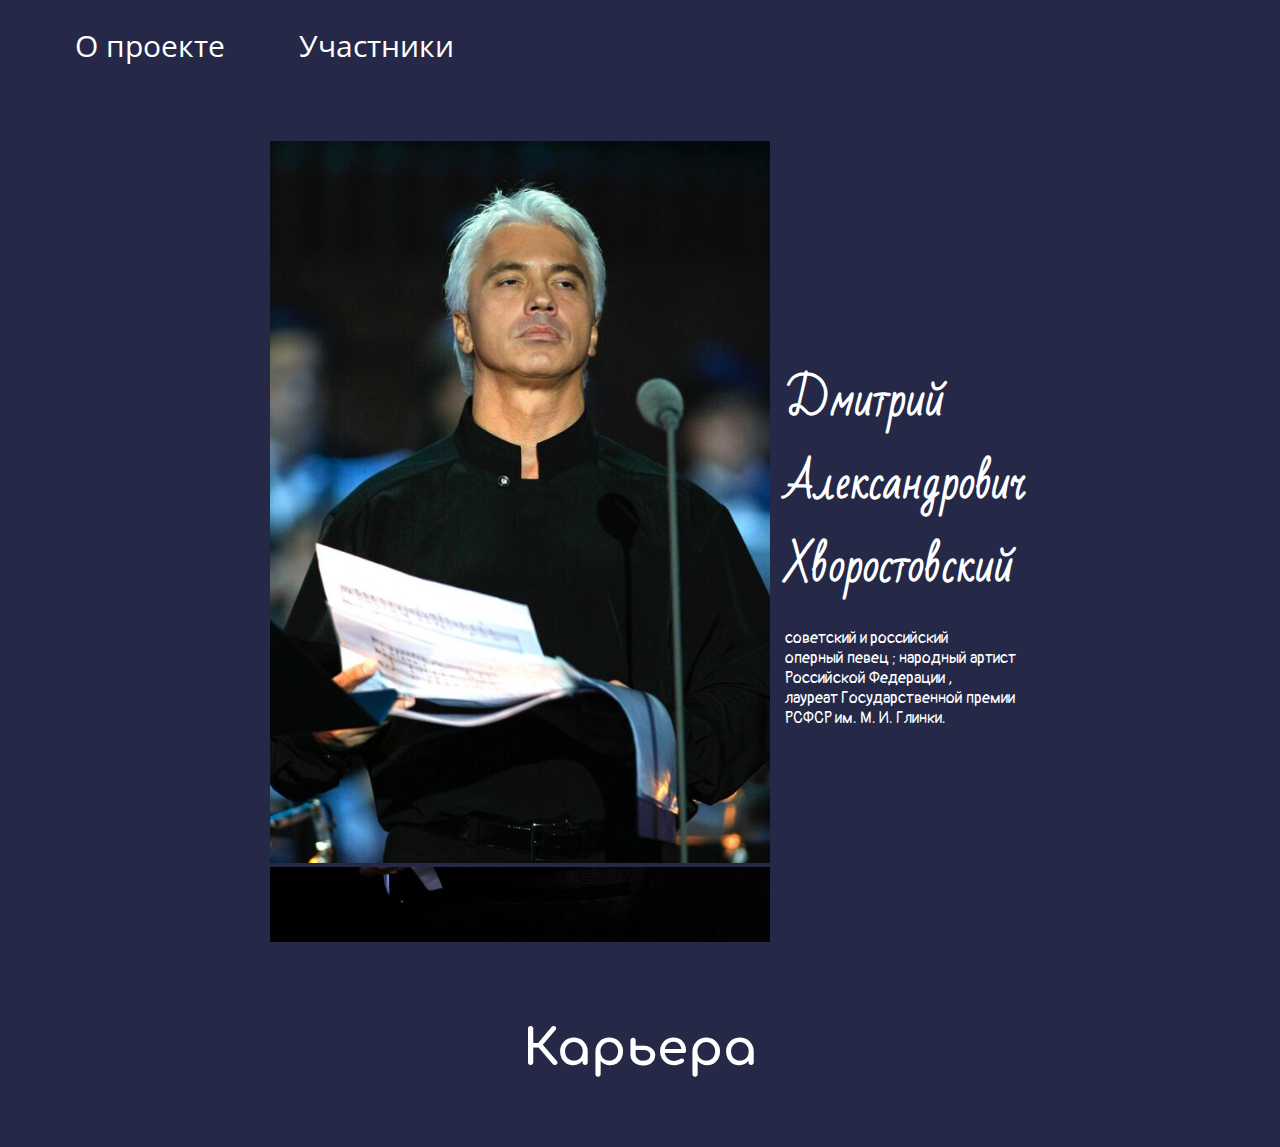
<file: index.html>
<!DOCTYPE html>
<html lang="ru">
<head>
    <meta charset="UTF-8">
    <title>Интерактивный школьный музей имени Д.А. Хворостовского</title>
    <link rel="stylesheet" href="style.css">
</head>
<body>
    <div class="menu">
        <ul>
            <li><a href="">О проекте</a></li>
            <li><a href="">Участники</a></li>
        </ul>
    </div>
    <div class="start">
        <div class = "photo-container-1">
            <div class = "photo-1">
                <img src="Photo-index/Start_1.jpeg">
            </div>
            <div class = "photo-2">
                <img src="Photo-index/Start_2.jpg">
            </div>
        </div>
        <div class="ts">
            <p class="t"><h1>Дмитрий Александрович Хворостовский</h1><br>советский и российский оперный певец ; народный артист Российской Федерации , лауреат Государственной премии РСФСР им. М. И. Глинки.</p> 
        </div>
        
    </div>
    <div class="About-him">
        <div class = "career">
            <strong><a href="Content/Career/career.html">Карьера</a></strong>
        </div>
    </div>
</body>
</html>
</file>
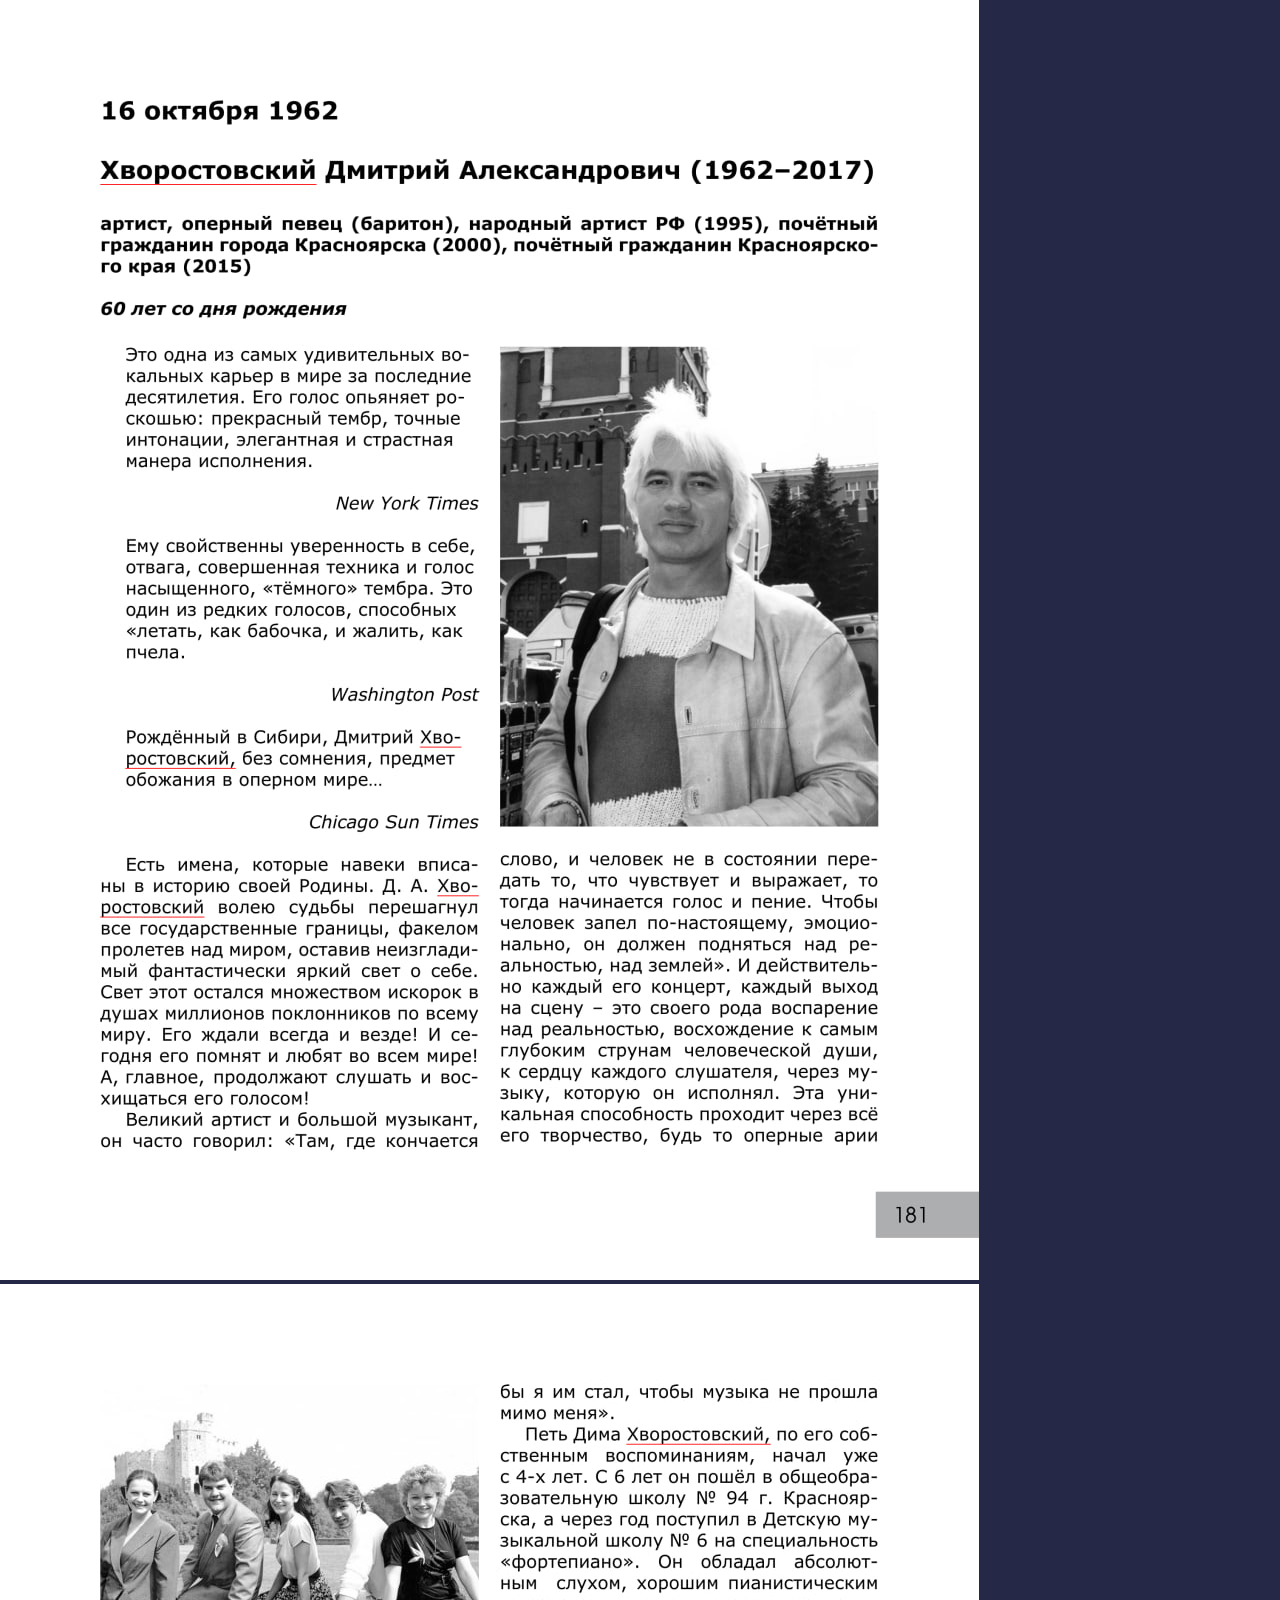
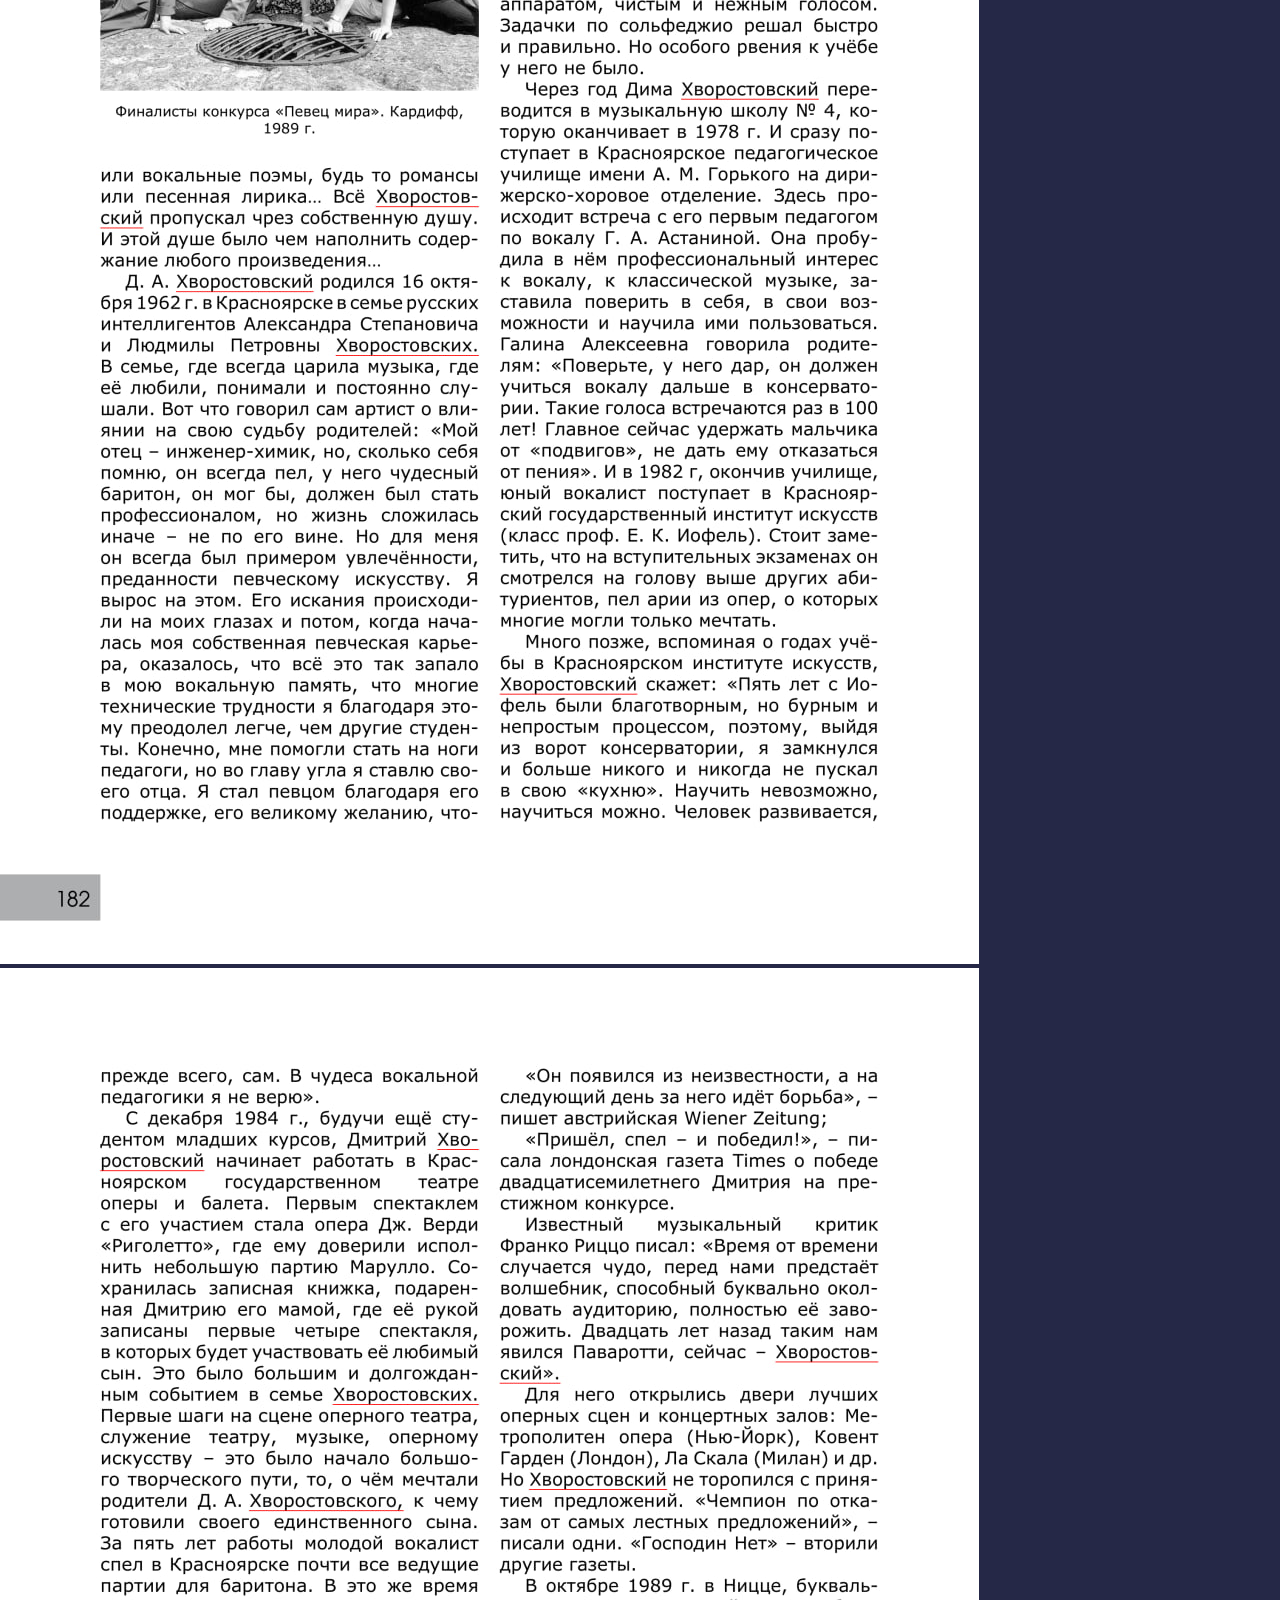
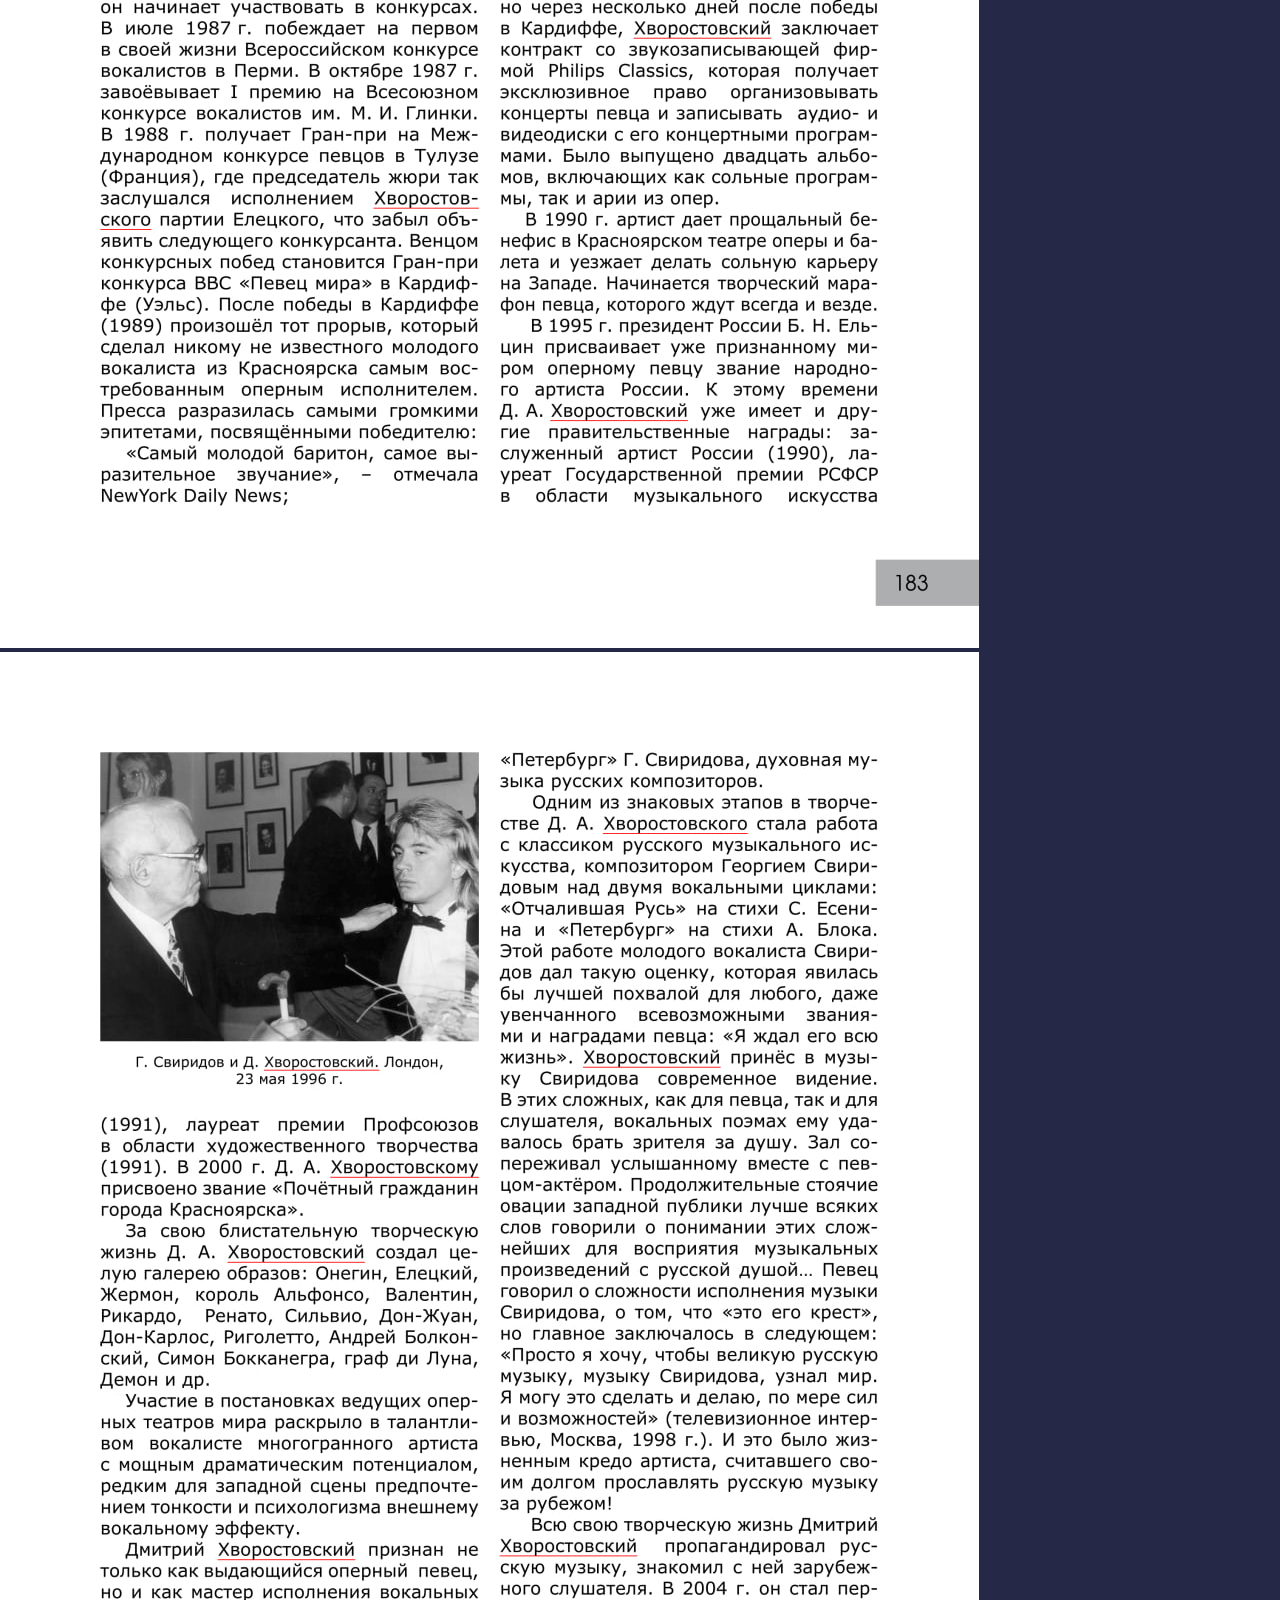
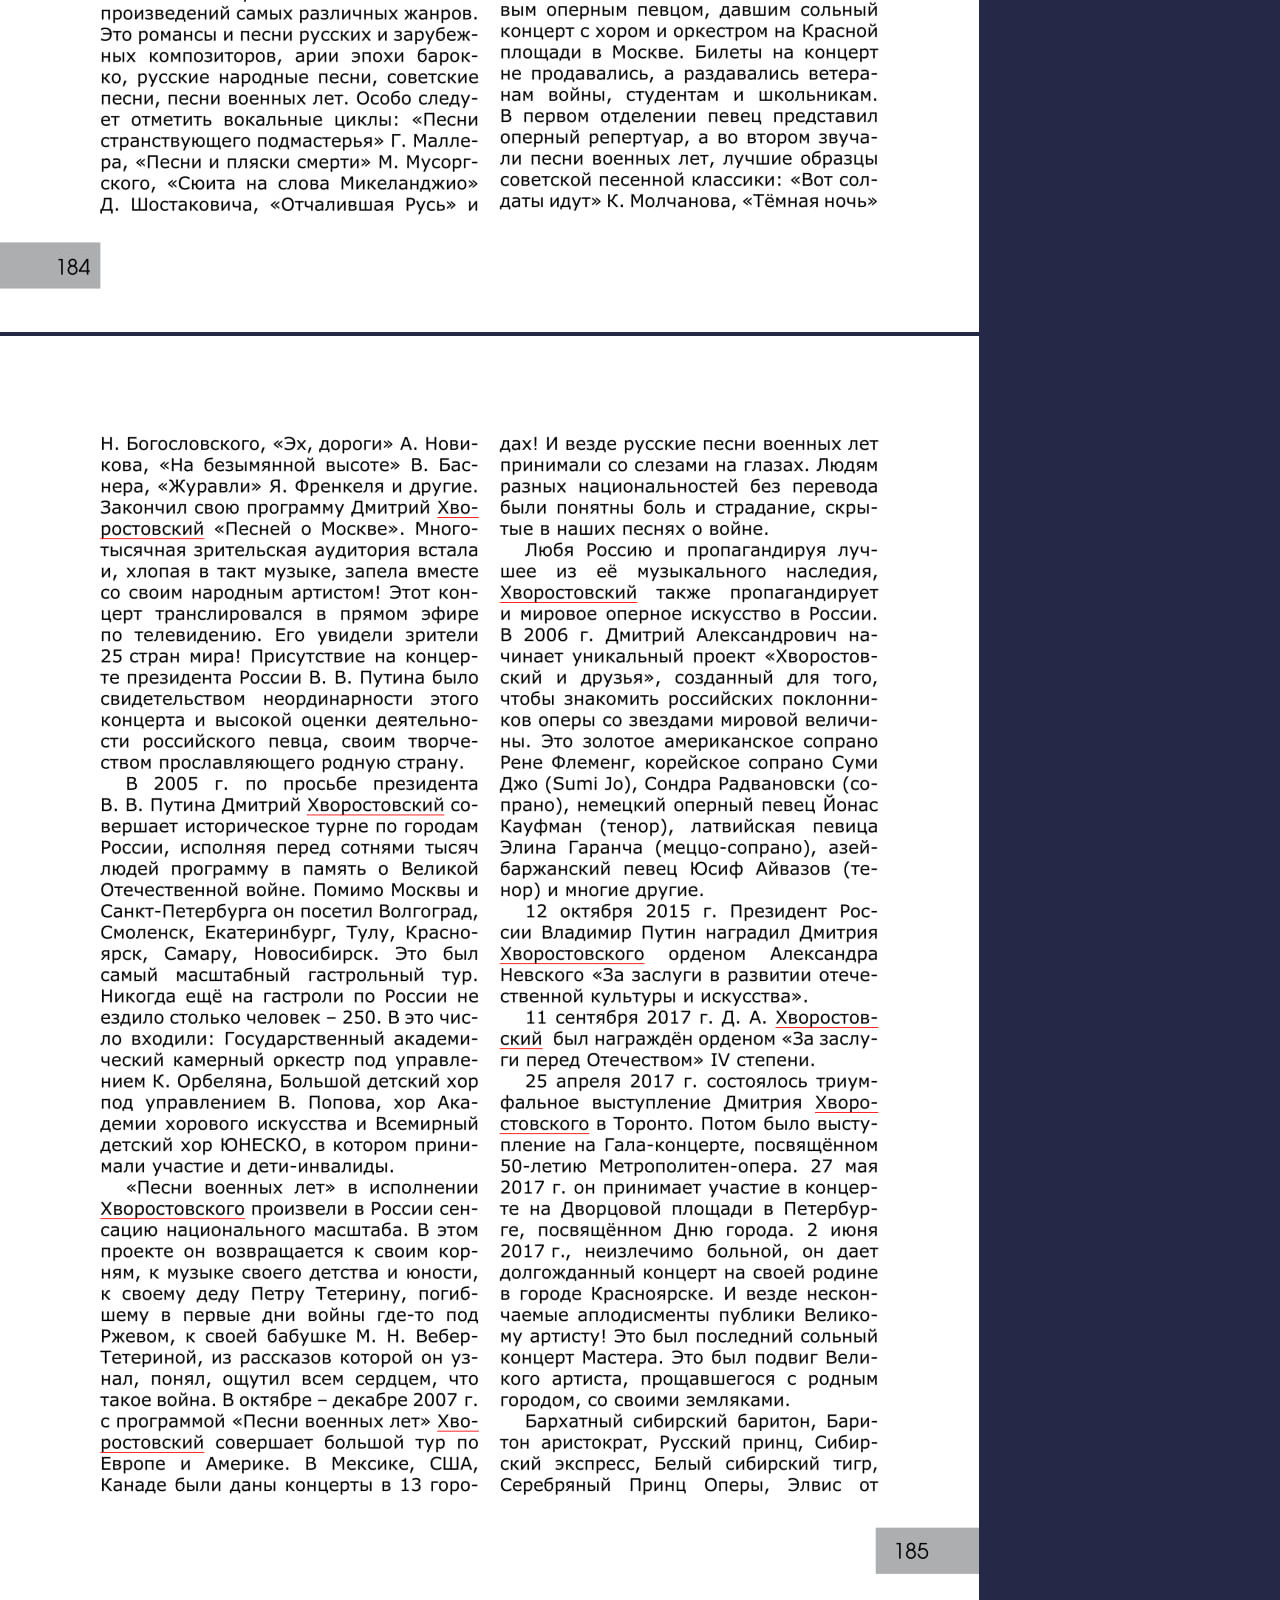
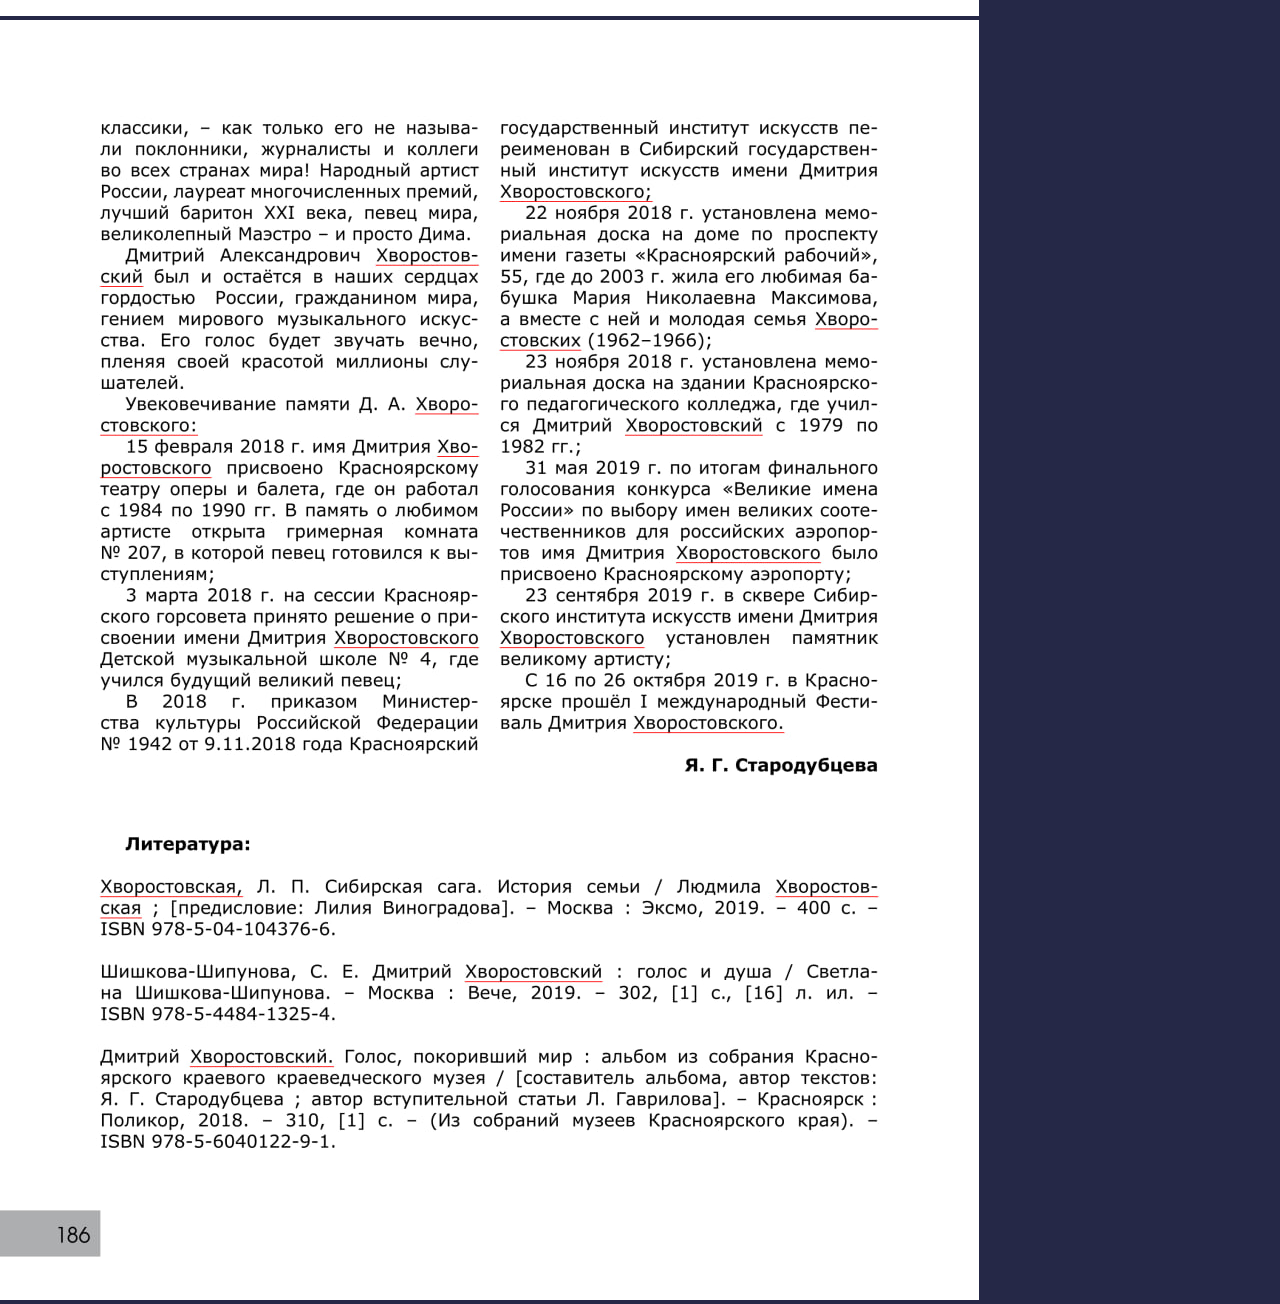
<file: Content/Career/career.html>
<!DOCTYPE html>
<html lang="ru">
<head>
    <meta charset="UTF-8">
    <title>Карьера</title>
    <link rel ="stylesheet" href="style-career.css">
</head>
<body>
    <div class = "Document1" >
        <img  src="Photo-career/career_1.jpg">
        <img  src="Photo-career/career_2.jpg">
        <img  src="Photo-career/career_3.jpg">
        <img  src="Photo-career/career_4.jpg">
        <img  src="Photo-career/career_5.jpg">
        <img  src="Photo-career/career_6.jpg">
    </div>
</body>
</html>
</file>
<file: style.css>
@import url('https://fonts.googleapis.com/css2?family=Raleway:ital,wght@0,100..900;1,100..900&display=swap');
@import url('https://fonts.googleapis.com/css2?family=Open+Sans:ital,wght@0,300..800;1,300..800&display=swap');
@import url('https://fonts.googleapis.com/css2?family=Bad+Script&family=Noto+Sans:ital,wght@0,100..900;1,100..900&family=Pangolin&display=swap');
@import url('https://fonts.googleapis.com/css2?family=Bad+Script&family=Noto+Sans:ital,wght@0,100..900;1,100..900&display=swap');
@import url('https://fonts.googleapis.com/css2?family=Comfortaa:wght@300..700&display=swap');
*{
    margin: 0;
    padding: 0;
    background-color: #252847;
    color: white;
}

.menu {
    margin: 25px;
}

.menu a{
    font-size: 30px;
    font-family: "Open Sans";
    text-decoration: none;
}


.menu li{
    display: inline;
    margin-right: 20px;
    margin-left: 50px;
}

.start{
    display: flex;
    justify-content: center;
    align-items: center;
    min-height: 90vh;

    margin:60px auto;
    width: 60%;
    color: #1b1d33;
}

.photo-container-1 {
    width: 100%;
    margin: 15px;
    position: relative;
}


.photo-container-1 img {
    width: 500px;
    position: relative;
}

.photo-container-1 .photo-1 {
    position: relative;
    animation: rotateY1 7s linear infinite;
    backface-visibility: hidden;
}

.photo-container-1 .photo-2 {
    position: absolute;
    top: 0;
    animation: rotateY2 7s linear infinite;
    backface-visibility: hidden;
}

@keyframes rotateY1 {
    0% {
        transform: rotateY(-180deg);
    }
    40% {
        transform: rotateY(-180deg);
    }    
    50% {
        transform: rotateY(0);
    }
    90% {
        transform: rotateY(0);
    }    
    100% {
        transform: rotateY(180deg);
    } 
}    
@keyframes rotateY2 {
    0% {
        transform: rotateY(0);
    } 
    40% {
        transform: rotateY(0);
    } 
    50% {
        transform: rotateY(180deg);
    }    
    90% {
        transform: rotateY(180deg);
    }    
    100% {
        transform: rotateY(360deg);
    } 
}


.ts{
    font-family: "Pangolin";
}

.ts h1 {
    font-size: 42px;
    font-family: "Bad Script";
}

.About-him a{
    text-decoration: none;
    font-size: 50px;
    font-family: "Comfortaa";
    font-weight: 700;
}
.About-him {
    text-align: center;
    margin-bottom: 70px;
}

.birth{
    margin-bottom: 50px;
}

.father_hv {
    display: flex;
    justify-content: center;
    align-items: center;
    font-family: "Raleway";
    margin-left: 400px;
    margin-right: 400px;
    margin-top: 50px;

    font-size: 30px;
}

.father_hv img {
    margin-right: 10px;
}
</file>
<file: Content/Career/style-career.css>
*{
    margin: 0;
    padding: 0;
    background-color: #252847;
    color: white;
}
</file>
